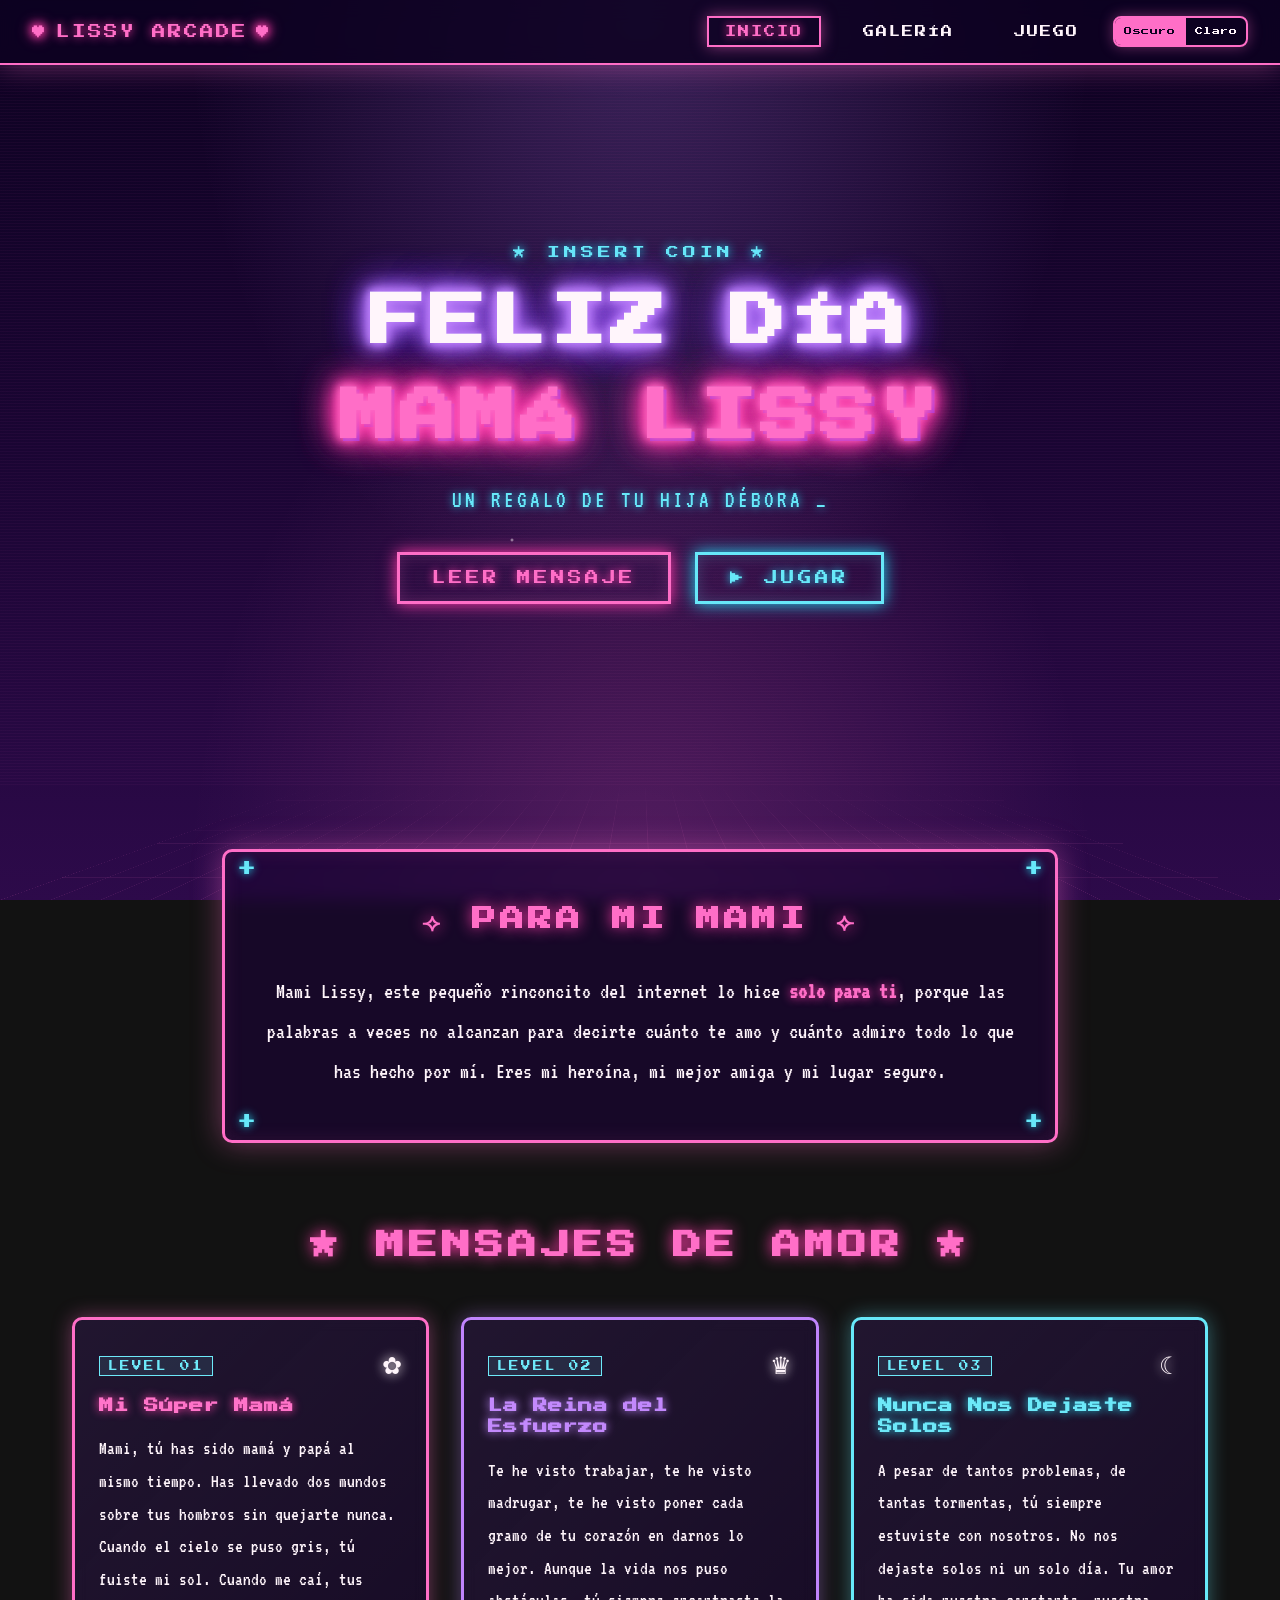
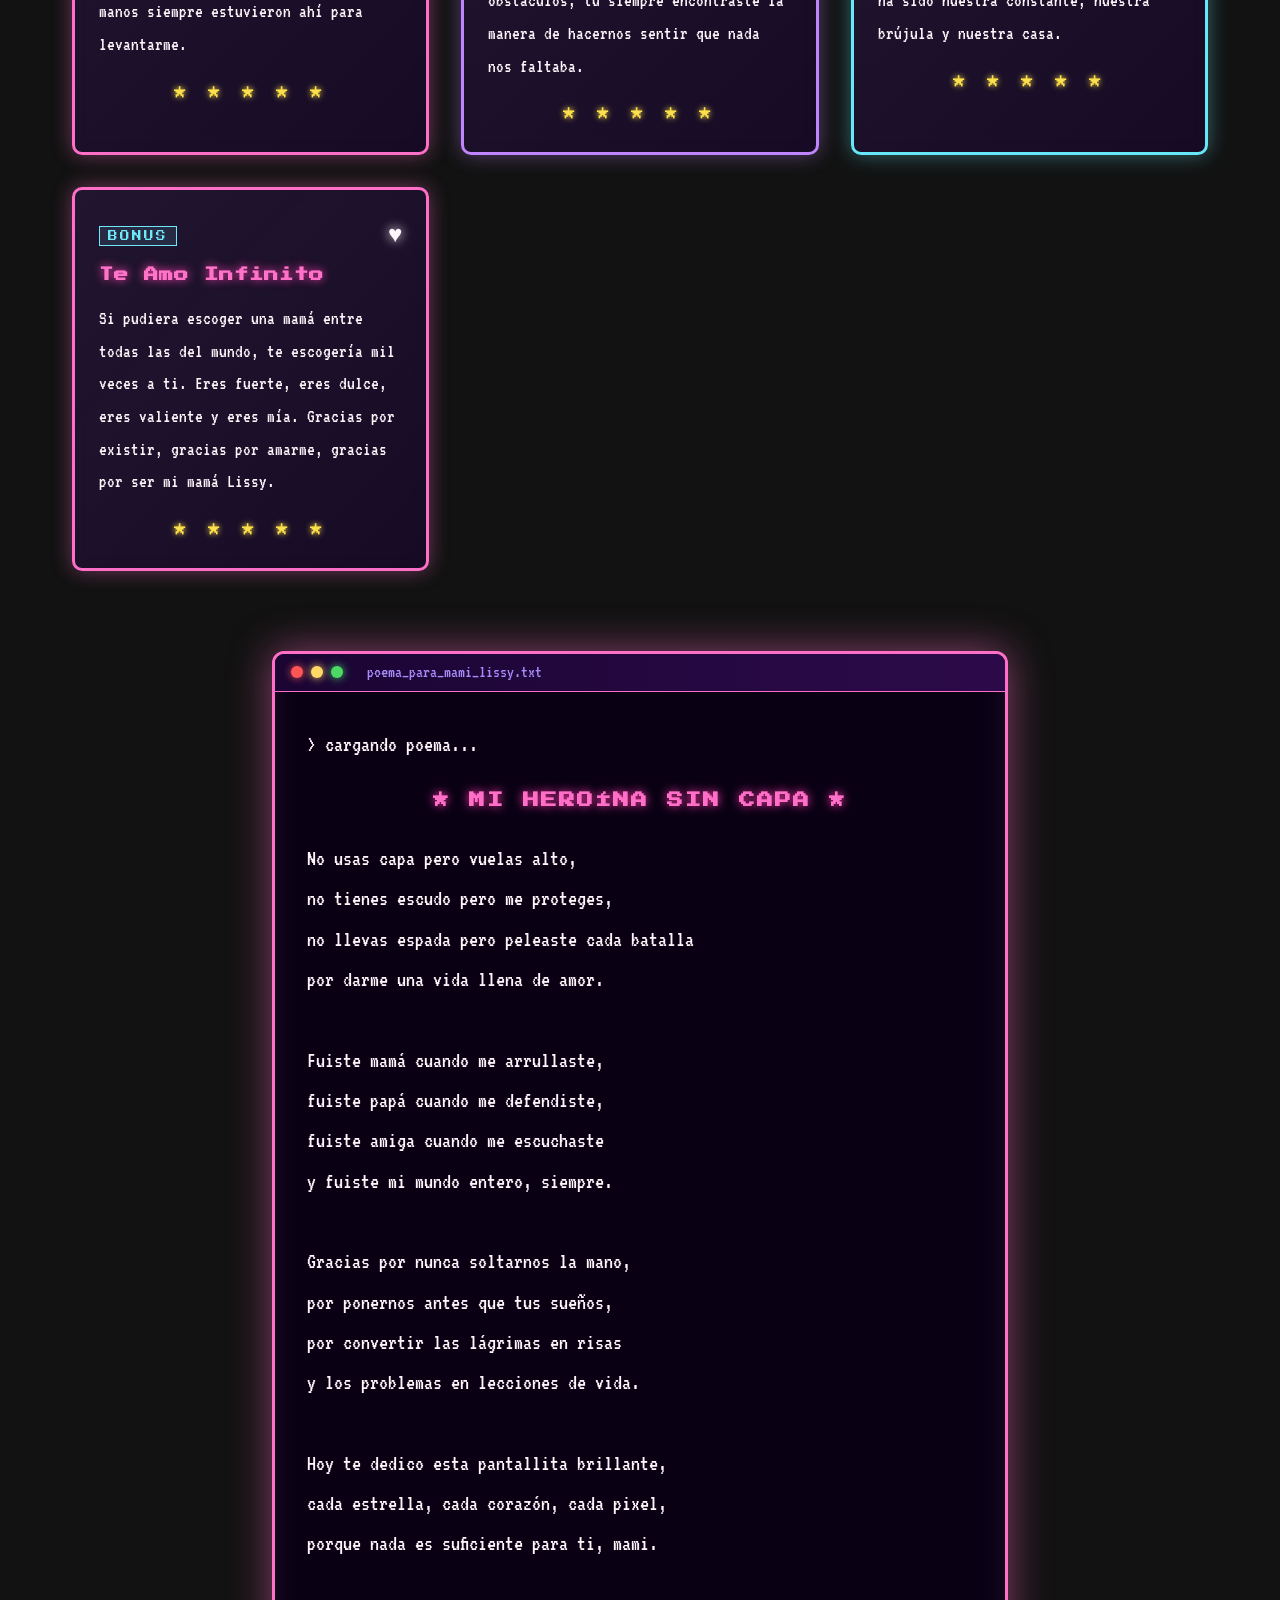
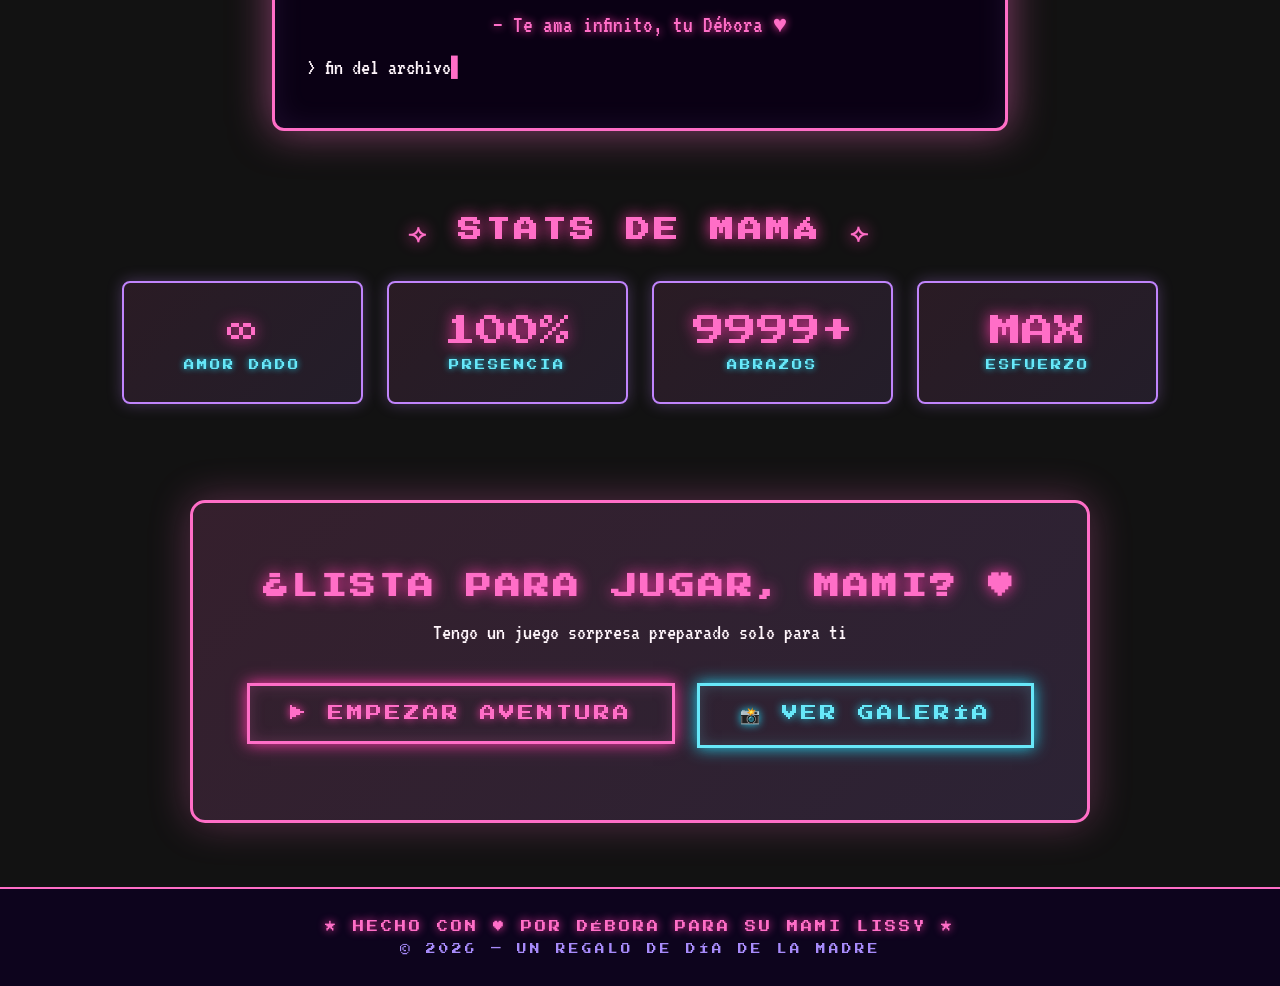
<file: index.html>
<!DOCTYPE html>
<html lang="es" data-theme="dark">
<head>
  <meta charset="UTF-8" />
  <meta name="viewport" content="width=device-width, initial-scale=1.0" />
  <meta name="theme-color" content="#0d0221" id="theme-color-meta" />
  <script>
    (function () {
      try {
        var s = localStorage.getItem('lissy-theme');
        document.documentElement.setAttribute('data-theme', s === 'light' ? 'light' : 'dark');
      } catch (e) {
        document.documentElement.setAttribute('data-theme', 'dark');
      }
    })();
  </script>
  <title>Feliz Día Mamá Lissy ♥ Para mi mami con amor</title>
  <meta name="description" content="Una dedicatoria especial de Débora para su mamá Lissy en el Día de la Madre" />
  <link rel="preconnect" href="https://fonts.googleapis.com" />
  <link rel="preconnect" href="https://fonts.gstatic.com" crossorigin />
  <link href="https://fonts.googleapis.com/css2?family=Press+Start+2P&family=Pacifico&family=VT323&display=swap" rel="stylesheet" />
  <link rel="stylesheet" href="css/styles.css" />
  <link rel="icon" href="data:image/svg+xml,%3Csvg xmlns='http://www.w3.org/2000/svg' viewBox='0 0 100 100'%3E%3Ctext y='.9em' font-size='90'%3E%F0%9F%92%96%3C/text%3E%3C/svg%3E" />
</head>
<body>
  <!-- Fondo animado de estrellas y corazones -->
  <div class="bg-stars"></div>
  <div class="bg-grid"></div>
  <div class="floating-hearts" id="floatingHearts"></div>

  <!-- Barra de navegación arcade -->
  <nav class="arcade-nav">
    <div class="nav-logo">
      <span class="heart-icon">♥</span>
      <span class="logo-text">LISSY ARCADE</span>
      <span class="heart-icon">♥</span>
    </div>
    <div class="nav-right">
      <ul class="nav-links">
        <li><a href="index.html" class="active">INICIO</a></li>
        <li><a href="galeria.html">GALERÍA</a></li>
        <li><a href="juego.html">JUEGO</a></li>
      </ul>
      <div class="theme-switch" role="group" aria-label="Tema de la página">
        <button type="button" class="theme-btn" data-theme-pick="dark" aria-pressed="true">Oscuro</button>
        <button type="button" class="theme-btn" data-theme-pick="light" aria-pressed="false">Claro</button>
      </div>
    </div>
  </nav>

  <!-- Hero principal -->
  <header class="hero">
    <div class="hero-content">
      <p class="hero-pre">★ INSERT COIN ★</p>
      <h1 class="hero-title">
        <span class="glitch" data-text="FELIZ DÍA">FELIZ DÍA</span>
        <span class="glitch pink" data-text="MAMÁ LISSY">MAMÁ LISSY</span>
      </h1>
      <p class="hero-sub">UN REGALO DE TU HIJA DÉBORA <span class="blink">_</span></p>
      <div class="hero-buttons">
        <a href="#mensaje" class="arcade-btn pink">LEER MENSAJE</a>
        <a href="juego.html" class="arcade-btn cyan">▶ JUGAR</a>
      </div>
    </div>
    <div class="scanlines"></div>
  </header>

  <!-- Tarjeta de bienvenida -->
  <section class="welcome-card" id="mensaje">
    <div class="card-frame">
      <div class="card-corners">
        <span class="corner tl">+</span>
        <span class="corner tr">+</span>
        <span class="corner bl">+</span>
        <span class="corner br">+</span>
      </div>
      <h2 class="section-title">⟢ PARA MI MAMI ⟣</h2>
      <p class="welcome-text">
        Mami Lissy, este pequeño rinconcito del internet lo hice
        <span class="hl">solo para ti</span>, porque las palabras a veces no
        alcanzan para decirte cuánto te amo y cuánto admiro todo lo que has
        hecho por mí. Eres mi heroína, mi mejor amiga y mi lugar seguro.
      </p>
    </div>
  </section>

  <!-- Sección de mensajes y poemas -->
  <section class="messages-section">
    <h2 class="section-title big">★ MENSAJES DE AMOR ★</h2>

    <div class="message-grid">
      <article class="message-card neon-pink">
        <div class="card-header">
          <span class="card-tag">LEVEL 01</span>
          <span class="card-icon">✿</span>
        </div>
        <h3>Mi Súper Mamá</h3>
        <p>
          Mami, tú has sido mamá y papá al mismo tiempo. Has llevado dos
          mundos sobre tus hombros sin quejarte nunca. Cuando el cielo se
          puso gris, tú fuiste mi sol. Cuando me caí, tus manos siempre
          estuvieron ahí para levantarme.
        </p>
        <div class="card-stars">★ ★ ★ ★ ★</div>
      </article>

      <article class="message-card neon-purple">
        <div class="card-header">
          <span class="card-tag">LEVEL 02</span>
          <span class="card-icon">♛</span>
        </div>
        <h3>La Reina del Esfuerzo</h3>
        <p>
          Te he visto trabajar, te he visto madrugar, te he visto poner cada
          gramo de tu corazón en darnos lo mejor. Aunque la vida nos puso
          obstáculos, tú siempre encontraste la manera de hacernos sentir
          que nada nos faltaba.
        </p>
        <div class="card-stars">★ ★ ★ ★ ★</div>
      </article>

      <article class="message-card neon-cyan">
        <div class="card-header">
          <span class="card-tag">LEVEL 03</span>
          <span class="card-icon">☾</span>
        </div>
        <h3>Nunca Nos Dejaste Solos</h3>
        <p>
          A pesar de tantos problemas, de tantas tormentas, tú siempre
          estuviste con nosotros. No nos dejaste solos ni un solo día.
          Tu amor ha sido nuestra constante, nuestra brújula y nuestra casa.
        </p>
        <div class="card-stars">★ ★ ★ ★ ★</div>
      </article>

      <article class="message-card neon-pink">
        <div class="card-header">
          <span class="card-tag">BONUS</span>
          <span class="card-icon">♥</span>
        </div>
        <h3>Te Amo Infinito</h3>
        <p>
          Si pudiera escoger una mamá entre todas las del mundo, te
          escogería mil veces a ti. Eres fuerte, eres dulce, eres valiente
          y eres mía. Gracias por existir, gracias por amarme, gracias por
          ser mi mamá Lissy.
        </p>
        <div class="card-stars">★ ★ ★ ★ ★</div>
      </article>
    </div>
  </section>

  <!-- Poema en formato pantalla retro -->
  <section class="poem-section">
    <div class="poem-screen">
      <div class="screen-bar">
        <span class="dot red"></span>
        <span class="dot yellow"></span>
        <span class="dot green"></span>
        <span class="screen-title">poema_para_mami_lissy.txt</span>
      </div>
      <div class="poem-content">
        <p class="poem-line">&gt; cargando poema<span class="dots">...</span></p>
        <h3 class="poem-title">★ MI HEROÍNA SIN CAPA ★</h3>
        <p class="poem-line">No usas capa pero vuelas alto,</p>
        <p class="poem-line">no tienes escudo pero me proteges,</p>
        <p class="poem-line">no llevas espada pero peleaste cada batalla</p>
        <p class="poem-line">por darme una vida llena de amor.</p>
        <p class="poem-line">&nbsp;</p>
        <p class="poem-line">Fuiste mamá cuando me arrullaste,</p>
        <p class="poem-line">fuiste papá cuando me defendiste,</p>
        <p class="poem-line">fuiste amiga cuando me escuchaste</p>
        <p class="poem-line">y fuiste mi mundo entero, siempre.</p>
        <p class="poem-line">&nbsp;</p>
        <p class="poem-line">Gracias por nunca soltarnos la mano,</p>
        <p class="poem-line">por ponernos antes que tus sueños,</p>
        <p class="poem-line">por convertir las lágrimas en risas</p>
        <p class="poem-line">y los problemas en lecciones de vida.</p>
        <p class="poem-line">&nbsp;</p>
        <p class="poem-line">Hoy te dedico esta pantallita brillante,</p>
        <p class="poem-line">cada estrella, cada corazón, cada pixel,</p>
        <p class="poem-line">porque nada es suficiente para ti, mami.</p>
        <p class="poem-line">&nbsp;</p>
        <p class="poem-line center pink">— Te ama infinito, tu Débora ♥</p>
        <p class="poem-line">&gt; fin del archivo<span class="cursor">▌</span></p>
      </div>
    </div>
  </section>

  <!-- Estadísticas tipo arcade -->
  <section class="stats-section">
    <h2 class="section-title">⟢ STATS DE MAMÁ ⟣</h2>
    <div class="stats-grid">
      <div class="stat-card">
        <div class="stat-value">∞</div>
        <div class="stat-label">AMOR DADO</div>
      </div>
      <div class="stat-card">
        <div class="stat-value">100%</div>
        <div class="stat-label">PRESENCIA</div>
      </div>
      <div class="stat-card">
        <div class="stat-value">9999+</div>
        <div class="stat-label">ABRAZOS</div>
      </div>
      <div class="stat-card">
        <div class="stat-value">MAX</div>
        <div class="stat-label">ESFUERZO</div>
      </div>
    </div>
  </section>

  <!-- CTA final -->
  <section class="cta-section">
    <h2 class="cta-title">¿LISTA PARA JUGAR, MAMI? ♥</h2>
    <p class="cta-sub">Tengo un juego sorpresa preparado solo para ti</p>
    <a href="juego.html" class="arcade-btn pink big-btn">▶ EMPEZAR AVENTURA</a>
    <a href="galeria.html" class="arcade-btn cyan big-btn">📸 VER GALERÍA</a>
  </section>

  <footer class="arcade-footer">
    <p>★ HECHO CON ♥ POR DÉBORA PARA SU MAMI LISSY ★</p>
    <p class="footer-sub">© 2026 — UN REGALO DE DÍA DE LA MADRE</p>
  </footer>

  <script src="js/theme.js"></script>
  <script src="js/main.js"></script>
</body>
</html>
</file>
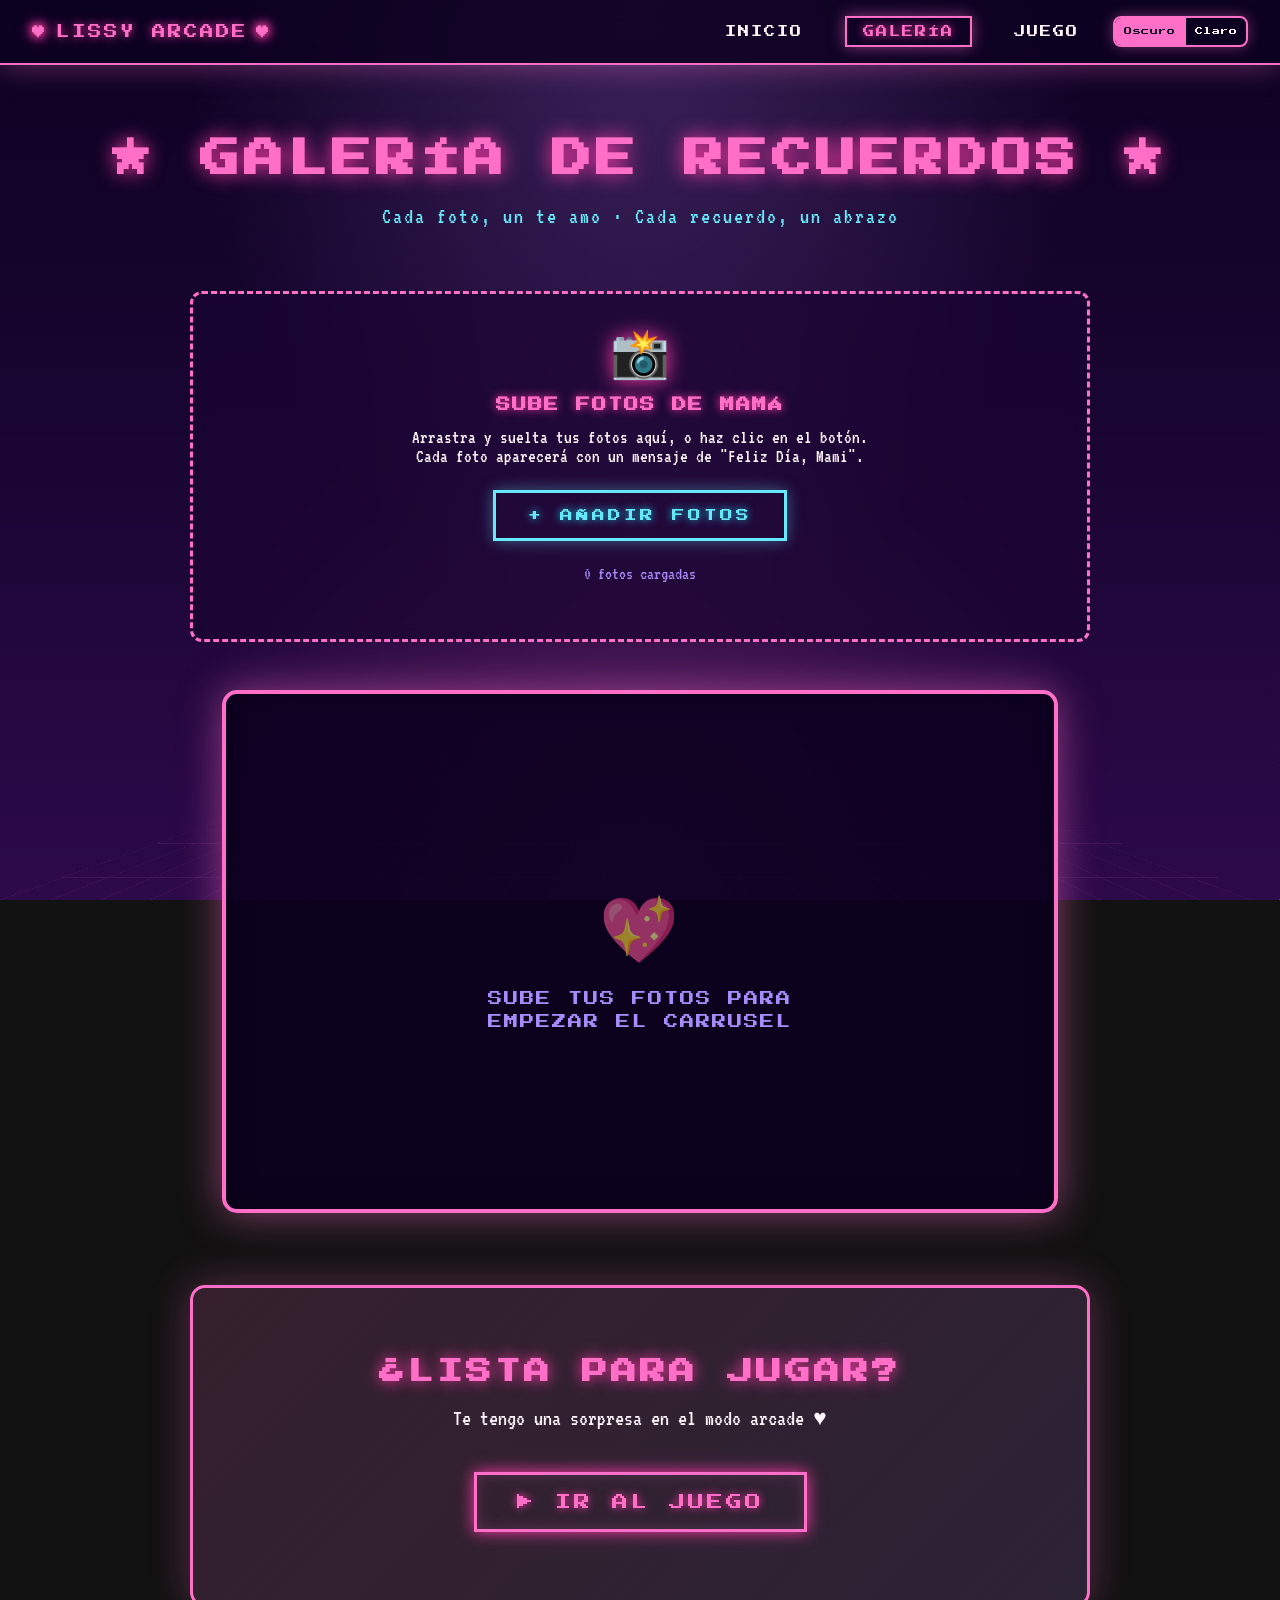
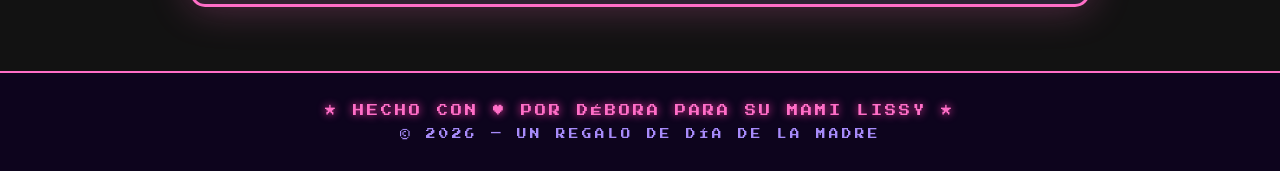
<file: galeria.html>
<!DOCTYPE html>
<html lang="es" data-theme="dark">
<head>
  <meta charset="UTF-8" />
  <meta name="viewport" content="width=device-width, initial-scale=1.0" />
  <meta name="theme-color" content="#0d0221" id="theme-color-meta" />
  <script>
    (function () {
      try {
        var s = localStorage.getItem('lissy-theme');
        document.documentElement.setAttribute('data-theme', s === 'light' ? 'light' : 'dark');
      } catch (e) {
        document.documentElement.setAttribute('data-theme', 'dark');
      }
    })();
  </script>
  <title>Galería ♥ Recuerdos para Mami Lissy</title>
  <link rel="preconnect" href="https://fonts.googleapis.com" />
  <link rel="preconnect" href="https://fonts.gstatic.com" crossorigin />
  <link href="https://fonts.googleapis.com/css2?family=Press+Start+2P&family=Pacifico&family=VT323&display=swap" rel="stylesheet" />
  <link rel="stylesheet" href="css/styles.css" />
  <link rel="icon" href="data:image/svg+xml,%3Csvg xmlns='http://www.w3.org/2000/svg' viewBox='0 0 100 100'%3E%3Ctext y='.9em' font-size='90'%3E%F0%9F%92%96%3C/text%3E%3C/svg%3E" />
</head>
<body>
  <div class="bg-stars"></div>
  <div class="bg-grid"></div>
  <div class="floating-hearts" id="floatingHearts"></div>

  <nav class="arcade-nav">
    <div class="nav-logo">
      <span class="heart-icon">♥</span>
      <span class="logo-text">LISSY ARCADE</span>
      <span class="heart-icon">♥</span>
    </div>
    <div class="nav-right">
      <ul class="nav-links">
        <li><a href="index.html">INICIO</a></li>
        <li><a href="galeria.html" class="active">GALERÍA</a></li>
        <li><a href="juego.html">JUEGO</a></li>
      </ul>
      <div class="theme-switch" role="group" aria-label="Tema de la página">
        <button type="button" class="theme-btn" data-theme-pick="dark" aria-pressed="true">Oscuro</button>
        <button type="button" class="theme-btn" data-theme-pick="light" aria-pressed="false">Claro</button>
      </div>
    </div>
  </nav>

  <header class="gallery-hero">
    <h1>★ GALERÍA DE RECUERDOS ★</h1>
    <p>Cada foto, un te amo · Cada recuerdo, un abrazo</p>
  </header>

  <!-- Sección para subir fotos -->
  <section class="upload-section" id="uploadSection">
    <div class="upload-icon">📸</div>
    <h3>SUBE FOTOS DE MAMÁ</h3>
    <p>Arrastra y suelta tus fotos aquí, o haz clic en el botón.<br />
       Cada foto aparecerá con un mensaje de "Feliz Día, Mami".</p>
    <input type="file" id="photoInput" class="upload-input" accept="image/*" multiple />
    <label for="photoInput" class="upload-btn">+ AÑADIR FOTOS</label>
    <div class="gallery-controls" id="photoCount">0 fotos cargadas</div>
  </section>

  <!-- Carrusel -->
  <section class="carousel-container">
    <div class="carousel" id="carousel">
      <button class="carousel-nav prev" id="prevBtn" aria-label="Anterior">‹</button>
      <button class="carousel-nav next" id="nextBtn" aria-label="Siguiente">›</button>
      <div class="carousel-track" id="carouselTrack">
        <div class="empty-carousel" id="emptyState">
          <div class="empty-icon">💖</div>
          <p>SUBE TUS FOTOS PARA <br/>EMPEZAR EL CARRUSEL</p>
        </div>
      </div>
    </div>
    <div class="carousel-dots" id="carouselDots"></div>
    <div class="gallery-actions">
      <button class="danger-btn" id="clearBtn" style="display: none;">🗑 LIMPIAR GALERÍA</button>
    </div>
  </section>

  <section class="cta-section" style="margin-top: 3rem;">
    <h2 class="cta-title">¿LISTA PARA JUGAR?</h2>
    <p class="cta-sub">Te tengo una sorpresa en el modo arcade ♥</p>
    <a href="juego.html" class="arcade-btn pink big-btn">▶ IR AL JUEGO</a>
  </section>

  <footer class="arcade-footer">
    <p>★ HECHO CON ♥ POR DÉBORA PARA SU MAMI LISSY ★</p>
    <p class="footer-sub">© 2026 — UN REGALO DE DÍA DE LA MADRE</p>
  </footer>

  <script src="js/theme.js"></script>
  <script src="js/main.js"></script>
  <script src="js/galeria.js"></script>
</body>
</html>
</file>
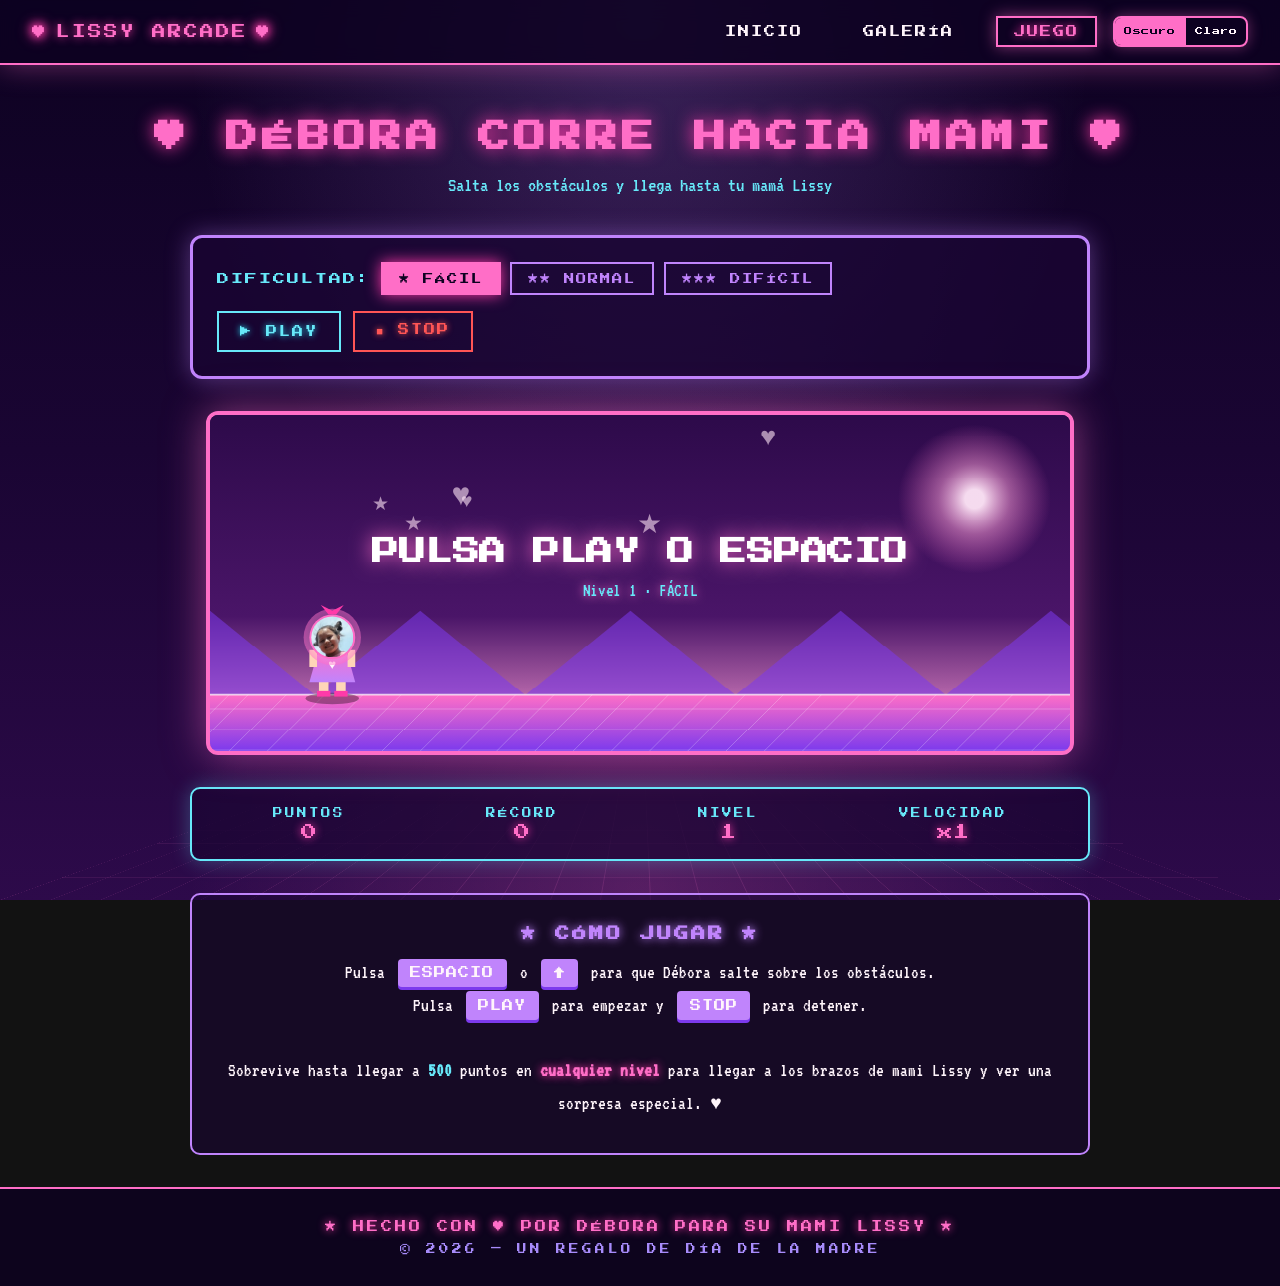
<file: juego.html>
<!DOCTYPE html>
<html lang="es" data-theme="dark">
<head>
  <meta charset="UTF-8" />
  <meta name="viewport" content="width=device-width, initial-scale=1.0" />
  <meta name="theme-color" content="#0d0221" id="theme-color-meta" />
  <script>
    (function () {
      try {
        var s = localStorage.getItem('lissy-theme');
        document.documentElement.setAttribute('data-theme', s === 'light' ? 'light' : 'dark');
      } catch (e) {
        document.documentElement.setAttribute('data-theme', 'dark');
      }
    })();
  </script>
  <title>Juego ♥ Débora corre hacia mami Lissy</title>
  <link rel="preconnect" href="https://fonts.googleapis.com" />
  <link rel="preconnect" href="https://fonts.gstatic.com" crossorigin />
  <link href="https://fonts.googleapis.com/css2?family=Press+Start+2P&family=Pacifico&family=VT323&display=swap" rel="stylesheet" />
  <link rel="stylesheet" href="css/styles.css" />
  <link rel="icon" href="data:image/svg+xml,%3Csvg xmlns='http://www.w3.org/2000/svg' viewBox='0 0 100 100'%3E%3Ctext y='.9em' font-size='90'%3E%F0%9F%92%96%3C/text%3E%3C/svg%3E" />
</head>
<body>
  <div class="bg-stars"></div>
  <div class="bg-grid"></div>
  <div class="floating-hearts" id="floatingHearts"></div>

  <nav class="arcade-nav">
    <div class="nav-logo">
      <span class="heart-icon">♥</span>
      <span class="logo-text">LISSY ARCADE</span>
      <span class="heart-icon">♥</span>
    </div>
    <div class="nav-right">
      <ul class="nav-links">
        <li><a href="index.html">INICIO</a></li>
        <li><a href="galeria.html">GALERÍA</a></li>
        <li><a href="juego.html" class="active">JUEGO</a></li>
      </ul>
      <div class="theme-switch" role="group" aria-label="Tema de la página">
        <button type="button" class="theme-btn" data-theme-pick="dark" aria-pressed="true">Oscuro</button>
        <button type="button" class="theme-btn" data-theme-pick="light" aria-pressed="false">Claro</button>
      </div>
    </div>
  </nav>

  <header class="game-hero">
    <h1>♥ DÉBORA CORRE HACIA MAMI ♥</h1>
    <p>Salta los obstáculos y llega hasta tu mamá Lissy</p>
  </header>

  <!-- Imágenes ocultas para el juego -->
  <img id="imgDebora" src="assets/debora.jpg" alt="" style="display:none" />
  <img id="imgLissy" src="assets/lissy.jpg" alt="" style="display:none" />

  <!-- Barra de control -->
  <section class="game-controls-bar">
    <div class="difficulty-selector">
      <span class="difficulty-label">DIFICULTAD:</span>
      <button class="diff-btn active" data-level="1">★ FÁCIL</button>
      <button class="diff-btn" data-level="2">★★ NORMAL</button>
      <button class="diff-btn" data-level="3">★★★ DIFÍCIL</button>
    </div>
    <div class="game-buttons">
      <button class="game-btn play" id="playBtn">▶ PLAY</button>
      <button class="game-btn stop" id="stopBtn">■ STOP</button>
    </div>
  </section>

  <!-- Canvas del juego -->
  <section class="game-stage">
    <canvas id="gameCanvas" width="900" height="360"></canvas>
    <div class="game-overlay" id="gameOverlay">
      <div id="overlayContent"></div>
    </div>
  </section>

  <!-- Info en vivo -->
  <section class="game-info">
    <div class="info-item">
      <div class="info-label">PUNTOS</div>
      <div class="info-value" id="scoreVal">0</div>
    </div>
    <div class="info-item">
      <div class="info-label">RÉCORD</div>
      <div class="info-value" id="bestVal">0</div>
    </div>
    <div class="info-item">
      <div class="info-label">NIVEL</div>
      <div class="info-value" id="levelVal">1</div>
    </div>
    <div class="info-item">
      <div class="info-label">VELOCIDAD</div>
      <div class="info-value" id="speedVal">x1</div>
    </div>
  </section>

  <!-- Instrucciones -->
  <section class="instructions">
    <h3>★ CÓMO JUGAR ★</h3>
    <p>
      Pulsa <span class="key">ESPACIO</span> o <span class="key">↑</span>
      para que Débora salte sobre los obstáculos.<br />
      Pulsa <span class="key">PLAY</span> para empezar y
      <span class="key">STOP</span> para detener.<br /><br />
      Sobrevive hasta llegar a <strong style="color: var(--cyan);">500</strong> puntos
      en <strong style="color: var(--pink); text-shadow: 0 0 8px var(--pink-glow);">cualquier nivel</strong>
      para llegar a los brazos de mami Lissy y ver una sorpresa especial. ♥
    </p>
  </section>

  <footer class="arcade-footer">
    <p>★ HECHO CON ♥ POR DÉBORA PARA SU MAMI LISSY ★</p>
    <p class="footer-sub">© 2026 — UN REGALO DE DÍA DE LA MADRE</p>
  </footer>

  <script src="js/theme.js"></script>
  <script src="js/main.js"></script>
  <script src="js/juego.js"></script>
</body>
</html>
</file>
<file: css/styles.css>
/* =============================================
   FELIZ DÍA MAMÁ LISSY - Arcade Femenino
   Paleta: Rosa neón, Morado, Cyan, Lila pastel
   ============================================= */

:root {
  color-scheme: dark;
  --pink: #ff6ec7;
  --pink-glow: #ff3aa9;
  --pink-soft: #ffb3e6;
  --purple: #c084fc;
  --purple-deep: #7c3aed;
  --cyan: #67e8f9;
  --cyan-glow: #22d3ee;
  --yellow: #fde047;
  --bg: #0d0221;
  --bg-2: #1a0533;
  --bg-3: #2d0a4a;
  --white: #fff5fb;
  --gray: #a78bfa;

  /* Superficies y fondos (tema oscuro por defecto) */
  --surface: rgba(26, 5, 51, 0.7);
  --surface-mid: rgba(26, 5, 51, 0.6);
  --surface-strong: rgba(26, 5, 51, 0.8);
  --nav-bg: rgba(13, 2, 33, 0.85);
  --footer-bg: rgba(13, 2, 33, 0.8);
  --poem-body-bg: #0a0014;
  --carousel-outer: rgba(13, 2, 33, 0.9);
  --slide-overlay-grad: linear-gradient(to top, rgba(13, 2, 33, 0.95), transparent);
  --empty-carousel-bg: rgba(13, 2, 33, 0.7);
  --game-overlay-bg: rgba(13, 2, 33, 0.92);
  --body-radial-1: rgba(192, 132, 252, 0.25);
  --body-radial-2: rgba(255, 110, 199, 0.2);
  --nav-shadow-pink: rgba(255, 110, 199, 0.4);
  --grid-line: rgba(255, 110, 199, 0.15);
  --stars-opacity: 0.7;
  --carousel-inset: rgba(0, 0, 0, 0.3);
  --canvas-inset: rgba(0, 0, 0, 0.3);
  --card-shine: rgba(255, 255, 255, 0.05);
  --cta-grad-1: rgba(255, 110, 199, 0.15);
  --cta-grad-2: rgba(192, 132, 252, 0.15);
  --upload-drag-bg: rgba(103, 232, 249, 0.1);
  --carousel-nav-bg: rgba(13, 2, 33, 0.75);
  --canvas-grad-1: #2d0a4a;
  --canvas-grad-2: #4a1568;
  --canvas-grad-3: #ff6ec7;

  --font-pixel: "Press Start 2P", "Courier New", monospace;
  --font-mono: "VT323", "Courier New", monospace;
  --font-script: "Pacifico", cursive;
}

/* Modo claro: mejor contraste en móvil, menos brillo agresivo */
[data-theme="light"] {
  color-scheme: light;
  --pink: #db2777;
  --pink-glow: #be185d;
  --pink-soft: #fce7f3;
  --purple: #9333ea;
  --purple-deep: #6b21a8;
  --cyan: #0e7490;
  --cyan-glow: #0891b2;
  --yellow: #b45309;
  --bg: #faf5ff;
  --bg-2: #f3e8ff;
  --bg-3: #ede9fe;
  --white: #1e1033;
  --gray: #6b21a8;

  --surface: rgba(255, 255, 255, 0.92);
  --surface-mid: rgba(255, 255, 255, 0.88);
  --surface-strong: rgba(255, 255, 255, 0.95);
  --nav-bg: rgba(255, 255, 255, 0.96);
  --footer-bg: rgba(250, 245, 255, 0.98);
  --poem-body-bg: #fdf8ff;
  --carousel-outer: rgba(255, 255, 255, 0.98);
  --slide-overlay-grad: linear-gradient(to top, rgba(250, 245, 255, 0.98), transparent);
  --empty-carousel-bg: rgba(255, 255, 255, 0.95);
  --game-overlay-bg: rgba(255, 252, 254, 0.97);
  --body-radial-1: rgba(192, 132, 252, 0.2);
  --body-radial-2: rgba(236, 72, 153, 0.12);
  --nav-shadow-pink: rgba(219, 39, 119, 0.22);
  --grid-line: rgba(147, 51, 234, 0.14);
  --stars-opacity: 0.28;
  --carousel-inset: rgba(107, 33, 168, 0.06);
  --canvas-inset: rgba(107, 33, 168, 0.08);
  --card-shine: rgba(255, 255, 255, 0.5);
  --cta-grad-1: rgba(219, 39, 119, 0.08);
  --cta-grad-2: rgba(147, 51, 234, 0.08);
  --upload-drag-bg: rgba(8, 145, 178, 0.12);
  --carousel-nav-bg: rgba(255, 255, 255, 0.94);
  --canvas-grad-1: #e9d5ff;
  --canvas-grad-2: #c4b5fd;
  --canvas-grad-3: #f9a8d4;
}

* {
  margin: 0;
  padding: 0;
  box-sizing: border-box;
}

html {
  scroll-behavior: smooth;
}

body {
  font-family: var(--font-mono);
  background: var(--bg);
  color: var(--white);
  min-height: 100vh;
  overflow-x: hidden;
  position: relative;
  background:
    radial-gradient(ellipse at top, var(--body-radial-1) 0%, transparent 50%),
    radial-gradient(ellipse at bottom, var(--body-radial-2) 0%, transparent 50%),
    linear-gradient(180deg, var(--bg) 0%, var(--bg-2) 50%, var(--bg-3) 100%);
  background-attachment: fixed;
  transition: background 0.35s ease, color 0.25s ease;
}

/* ========== FONDO ANIMADO ========== */
.bg-stars {
  position: fixed;
  inset: 0;
  z-index: -2;
  background-image:
    radial-gradient(2px 2px at 20% 30%, white, transparent),
    radial-gradient(1px 1px at 60% 70%, var(--pink-soft), transparent),
    radial-gradient(2px 2px at 80% 10%, var(--cyan), transparent),
    radial-gradient(1px 1px at 50% 50%, white, transparent),
    radial-gradient(1.5px 1.5px at 90% 60%, var(--purple), transparent),
    radial-gradient(1px 1px at 30% 80%, white, transparent),
    radial-gradient(2px 2px at 10% 60%, var(--pink-soft), transparent);
  background-size: 200% 200%;
  animation: starsMove 60s linear infinite;
  opacity: var(--stars-opacity);
}

@keyframes starsMove {
  0% { background-position: 0 0; }
  100% { background-position: 200% 200%; }
}

.bg-grid {
  position: fixed;
  bottom: 0;
  left: 0;
  right: 0;
  height: 50vh;
  z-index: -1;
  background-image:
    linear-gradient(var(--grid-line) 1px, transparent 1px),
    linear-gradient(90deg, var(--grid-line) 1px, transparent 1px);
  background-size: 50px 50px;
  transform: perspective(400px) rotateX(60deg);
  transform-origin: bottom;
  mask-image: linear-gradient(to top, black 0%, transparent 100%);
  -webkit-mask-image: linear-gradient(to top, black 0%, transparent 100%);
  animation: gridMove 8s linear infinite;
  pointer-events: none;
}

@keyframes gridMove {
  0% { background-position: 0 0; }
  100% { background-position: 0 50px; }
}

/* Corazones flotantes */
.floating-hearts {
  position: fixed;
  inset: 0;
  z-index: -1;
  pointer-events: none;
  overflow: hidden;
}

.floating-heart {
  position: absolute;
  font-size: 1.5rem;
  color: var(--pink);
  animation: floatHeart linear infinite;
  opacity: 0;
  filter: drop-shadow(0 0 8px var(--pink-glow));
}

@keyframes floatHeart {
  0% {
    transform: translateY(100vh) scale(0.5);
    opacity: 0;
  }
  10% {
    opacity: 1;
  }
  90% {
    opacity: 1;
  }
  100% {
    transform: translateY(-10vh) scale(1.2);
    opacity: 0;
  }
}

/* ========== NAVEGACIÓN ========== */
.arcade-nav {
  position: sticky;
  top: 0;
  z-index: 100;
  display: flex;
  justify-content: space-between;
  align-items: center;
  padding: 1rem 2rem;
  background: var(--nav-bg);
  backdrop-filter: blur(10px);
  border-bottom: 2px solid var(--pink);
  box-shadow: 0 0 30px var(--nav-shadow-pink);
}

.nav-right {
  display: flex;
  align-items: center;
  gap: 1rem;
  flex-wrap: wrap;
  justify-content: flex-end;
}

/* Selector de tema (Oscuro / Claro) */
.theme-switch {
  display: inline-flex;
  align-items: stretch;
  border: 2px solid var(--pink);
  border-radius: 8px;
  overflow: hidden;
  box-shadow: 0 0 14px var(--nav-shadow-pink);
}

.theme-btn {
  font-family: var(--font-pixel);
  font-size: 0.5rem;
  padding: 0.5rem 0.55rem;
  border: none;
  background: transparent;
  color: var(--white);
  cursor: pointer;
  letter-spacing: 0.5px;
  line-height: 1.4;
  transition: background 0.2s ease, color 0.2s ease;
}

.theme-btn + .theme-btn {
  border-left: 2px solid var(--pink);
}

.theme-btn:hover {
  filter: brightness(1.08);
}

.theme-btn.is-active {
  background: var(--pink);
  color: var(--bg);
  text-shadow: none;
}

[data-theme="light"] .theme-btn:not(.is-active) {
  color: var(--gray);
}

.nav-logo {
  display: flex;
  align-items: center;
  gap: 0.5rem;
  font-family: var(--font-pixel);
  font-size: 0.85rem;
  color: var(--pink);
  text-shadow: 0 0 10px var(--pink-glow);
  letter-spacing: 2px;
}

.heart-icon {
  color: var(--pink);
  animation: pulse 1.5s ease-in-out infinite;
  filter: drop-shadow(0 0 6px var(--pink-glow));
}

@keyframes pulse {
  0%, 100% { transform: scale(1); }
  50% { transform: scale(1.2); }
}

.nav-links {
  display: flex;
  list-style: none;
  gap: 1.5rem;
}

.nav-links a {
  font-family: var(--font-pixel);
  font-size: 0.7rem;
  color: var(--white);
  text-decoration: none;
  padding: 0.5rem 1rem;
  border: 2px solid transparent;
  transition: all 0.3s ease;
  letter-spacing: 2px;
}

.nav-links a:hover,
.nav-links a.active {
  color: var(--pink);
  border-color: var(--pink);
  text-shadow: 0 0 8px var(--pink-glow);
  box-shadow: 0 0 15px rgba(255, 110, 199, 0.5);
  transform: translateY(-2px);
}

/* ========== HERO ========== */
.hero {
  position: relative;
  min-height: 80vh;
  display: flex;
  align-items: center;
  justify-content: center;
  padding: 4rem 2rem;
  overflow: hidden;
}

.hero-content {
  text-align: center;
  z-index: 2;
  position: relative;
}

.hero-pre {
  font-family: var(--font-pixel);
  font-size: 0.8rem;
  color: var(--cyan);
  letter-spacing: 4px;
  margin-bottom: 1.5rem;
  animation: blink 1s steps(2) infinite;
  text-shadow: 0 0 10px var(--cyan-glow);
}

.hero-title {
  font-family: var(--font-pixel);
  font-size: clamp(1.5rem, 5vw, 3.5rem);
  line-height: 1.4;
  display: flex;
  flex-direction: column;
  gap: 1rem;
  margin-bottom: 2rem;
}

.glitch {
  position: relative;
  color: var(--white);
  text-shadow:
    0 0 10px var(--purple),
    0 0 20px var(--purple),
    0 0 40px var(--purple-deep);
  letter-spacing: 4px;
}

.glitch.pink {
  color: var(--pink);
  text-shadow:
    0 0 10px var(--pink),
    0 0 20px var(--pink-glow),
    0 0 40px var(--pink-glow),
    3px 3px 0 var(--purple-deep);
}

.glitch::before,
.glitch::after {
  content: attr(data-text);
  position: absolute;
  top: 0;
  left: 0;
  width: 100%;
  opacity: 0.7;
}

.glitch::before {
  color: var(--cyan);
  z-index: -1;
  animation: glitchA 3s infinite;
}

.glitch::after {
  color: var(--pink);
  z-index: -2;
  animation: glitchB 3s infinite;
}

@keyframes glitchA {
  0%, 100% { transform: translate(0); }
  20% { transform: translate(-3px, 2px); }
  40% { transform: translate(3px, -2px); }
  60% { transform: translate(-2px, -2px); }
  80% { transform: translate(2px, 2px); }
}

@keyframes glitchB {
  0%, 100% { transform: translate(0); }
  20% { transform: translate(3px, -2px); }
  40% { transform: translate(-3px, 2px); }
  60% { transform: translate(2px, 2px); }
  80% { transform: translate(-2px, -2px); }
}

.hero-sub {
  font-family: var(--font-mono);
  font-size: 1.5rem;
  color: var(--cyan);
  letter-spacing: 3px;
  margin-bottom: 2.5rem;
  text-shadow: 0 0 8px var(--cyan-glow);
}

.blink {
  animation: blink 1s steps(2) infinite;
}

@keyframes blink {
  50% { opacity: 0; }
}

.hero-buttons {
  display: flex;
  gap: 1.5rem;
  justify-content: center;
  flex-wrap: wrap;
}

/* ========== BOTONES ARCADE ========== */
.arcade-btn {
  display: inline-block;
  font-family: var(--font-pixel);
  font-size: 0.85rem;
  text-decoration: none;
  padding: 1rem 2rem;
  border: 3px solid;
  background: transparent;
  color: var(--white);
  letter-spacing: 3px;
  cursor: pointer;
  position: relative;
  transition: all 0.2s ease;
  text-transform: uppercase;
}

.arcade-btn.pink {
  border-color: var(--pink);
  color: var(--pink);
  box-shadow:
    0 0 15px var(--pink-glow),
    inset 0 0 15px rgba(255, 110, 199, 0.2);
  text-shadow: 0 0 8px var(--pink-glow);
}

.arcade-btn.pink:hover {
  background: var(--pink);
  color: var(--bg);
  text-shadow: none;
  box-shadow:
    0 0 30px var(--pink-glow),
    0 0 50px var(--pink-glow);
  transform: translateY(-3px) scale(1.05);
}

.arcade-btn.cyan {
  border-color: var(--cyan);
  color: var(--cyan);
  box-shadow:
    0 0 15px var(--cyan-glow),
    inset 0 0 15px rgba(103, 232, 249, 0.2);
  text-shadow: 0 0 8px var(--cyan-glow);
}

.arcade-btn.cyan:hover {
  background: var(--cyan);
  color: var(--bg);
  text-shadow: none;
  box-shadow:
    0 0 30px var(--cyan-glow),
    0 0 50px var(--cyan-glow);
  transform: translateY(-3px) scale(1.05);
}

.arcade-btn.purple {
  border-color: var(--purple);
  color: var(--purple);
  box-shadow:
    0 0 15px var(--purple),
    inset 0 0 15px rgba(192, 132, 252, 0.2);
  text-shadow: 0 0 8px var(--purple);
}

.arcade-btn.purple:hover {
  background: var(--purple);
  color: var(--bg);
  text-shadow: none;
  box-shadow: 0 0 30px var(--purple), 0 0 50px var(--purple);
  transform: translateY(-3px) scale(1.05);
}

.big-btn {
  font-size: 1rem;
  padding: 1.2rem 2.5rem;
  margin: 0.5rem;
}

/* Scanlines retro */
.scanlines {
  position: absolute;
  inset: 0;
  pointer-events: none;
  background: repeating-linear-gradient(
    0deg,
    rgba(255, 110, 199, 0.04) 0px,
    rgba(255, 110, 199, 0.04) 1px,
    transparent 1px,
    transparent 3px
  );
  z-index: 1;
}

/* ========== TARJETA DE BIENVENIDA ========== */
.welcome-card {
  max-width: 900px;
  margin: 4rem auto;
  padding: 0 2rem;
}

.card-frame {
  position: relative;
  background: var(--surface);
  border: 3px solid var(--pink);
  border-radius: 10px;
  padding: 3rem 2rem;
  box-shadow:
    0 0 30px rgba(255, 110, 199, 0.4),
    inset 0 0 20px rgba(255, 110, 199, 0.1);
  backdrop-filter: blur(8px);
}

.card-corners .corner {
  position: absolute;
  font-family: var(--font-pixel);
  font-size: 1.2rem;
  color: var(--cyan);
  text-shadow: 0 0 8px var(--cyan-glow);
}

.card-corners .tl { top: 8px; left: 12px; }
.card-corners .tr { top: 8px; right: 12px; }
.card-corners .bl { bottom: 8px; left: 12px; }
.card-corners .br { bottom: 8px; right: 12px; }

.section-title {
  font-family: var(--font-pixel);
  font-size: clamp(1rem, 2.5vw, 1.5rem);
  text-align: center;
  color: var(--pink);
  text-shadow: 0 0 15px var(--pink-glow);
  letter-spacing: 4px;
  margin-bottom: 2rem;
  line-height: 1.6;
}

.section-title.big {
  font-size: clamp(1.2rem, 3vw, 1.8rem);
  margin-bottom: 3rem;
}

.welcome-text {
  font-family: var(--font-mono);
  font-size: 1.4rem;
  line-height: 1.8;
  color: var(--white);
  text-align: center;
}

.hl {
  color: var(--pink);
  text-shadow: 0 0 10px var(--pink-glow);
  font-weight: bold;
}

/* ========== MENSAJES GRID ========== */
.messages-section {
  max-width: 1200px;
  margin: 5rem auto;
  padding: 0 2rem;
}

.message-grid {
  display: grid;
  grid-template-columns: repeat(auto-fit, minmax(280px, 1fr));
  gap: 2rem;
}

.message-card {
  background: var(--surface-mid);
  border: 3px solid;
  border-radius: 10px;
  padding: 2rem 1.5rem;
  position: relative;
  backdrop-filter: blur(8px);
  transition: all 0.3s ease;
  overflow: hidden;
}

.message-card::before {
  content: "";
  position: absolute;
  inset: 0;
  background: linear-gradient(135deg, var(--card-shine), transparent);
  pointer-events: none;
}

.message-card:hover {
  transform: translateY(-8px);
}

.message-card.neon-pink {
  border-color: var(--pink);
  box-shadow: 0 0 20px rgba(255, 110, 199, 0.4);
}

.message-card.neon-pink:hover {
  box-shadow: 0 0 40px var(--pink-glow);
}

.message-card.neon-purple {
  border-color: var(--purple);
  box-shadow: 0 0 20px rgba(192, 132, 252, 0.4);
}

.message-card.neon-purple:hover {
  box-shadow: 0 0 40px var(--purple);
}

.message-card.neon-cyan {
  border-color: var(--cyan);
  box-shadow: 0 0 20px rgba(103, 232, 249, 0.4);
}

.message-card.neon-cyan:hover {
  box-shadow: 0 0 40px var(--cyan-glow);
}

.card-header {
  display: flex;
  justify-content: space-between;
  align-items: center;
  margin-bottom: 1rem;
}

.card-tag {
  font-family: var(--font-pixel);
  font-size: 0.6rem;
  color: var(--cyan);
  letter-spacing: 2px;
  padding: 4px 8px;
  border: 1px solid var(--cyan);
  background: rgba(103, 232, 249, 0.1);
}

.card-icon {
  font-size: 1.5rem;
  filter: drop-shadow(0 0 6px currentColor);
}

.message-card h3 {
  font-family: var(--font-pixel);
  font-size: 0.9rem;
  margin-bottom: 1rem;
  color: var(--white);
  letter-spacing: 1px;
  line-height: 1.5;
}

.neon-pink h3 { color: var(--pink); text-shadow: 0 0 10px var(--pink-glow); }
.neon-purple h3 { color: var(--purple); text-shadow: 0 0 10px var(--purple); }
.neon-cyan h3 { color: var(--cyan); text-shadow: 0 0 10px var(--cyan-glow); }

.message-card p {
  font-family: var(--font-mono);
  font-size: 1.2rem;
  line-height: 1.7;
  color: var(--white);
  margin-bottom: 1.5rem;
}

.card-stars {
  font-family: var(--font-pixel);
  font-size: 0.8rem;
  text-align: center;
  letter-spacing: 4px;
  color: var(--yellow);
  text-shadow: 0 0 6px var(--yellow);
}

/* ========== POEMA SECTION ========== */
.poem-section {
  max-width: 800px;
  margin: 5rem auto;
  padding: 0 2rem;
}

.poem-screen {
  background: var(--poem-body-bg);
  border: 3px solid var(--pink);
  border-radius: 12px;
  overflow: hidden;
  box-shadow:
    0 0 40px rgba(255, 110, 199, 0.5),
    inset 0 0 30px rgba(192, 132, 252, 0.1);
}

.screen-bar {
  background: linear-gradient(90deg, var(--bg-2), var(--bg-3));
  padding: 0.6rem 1rem;
  display: flex;
  align-items: center;
  gap: 0.5rem;
  border-bottom: 1px solid var(--pink);
}

.dot {
  width: 12px;
  height: 12px;
  border-radius: 50%;
  display: inline-block;
}

.dot.red { background: #ff5555; box-shadow: 0 0 8px #ff5555; }
.dot.yellow { background: #ffd866; box-shadow: 0 0 8px #ffd866; }
.dot.green { background: #4cd964; box-shadow: 0 0 8px #4cd964; }

.screen-title {
  margin-left: 1rem;
  font-family: var(--font-mono);
  font-size: 1.1rem;
  color: var(--gray);
}

.poem-content {
  padding: 2rem 2rem 2.5rem;
  font-family: var(--font-mono);
  font-size: 1.4rem;
  line-height: 1.8;
  color: var(--cyan);
}

.poem-line {
  color: var(--white);
}

.poem-line.center { text-align: center; }
.poem-line.pink {
  color: var(--pink);
  text-shadow: 0 0 8px var(--pink-glow);
  font-size: 1.5rem;
}

.poem-title {
  font-family: var(--font-pixel);
  font-size: 1rem;
  color: var(--pink);
  text-shadow: 0 0 10px var(--pink-glow);
  text-align: center;
  margin: 1.5rem 0;
  letter-spacing: 2px;
  line-height: 1.6;
}

.dots {
  animation: blink 1.2s steps(2) infinite;
}

.cursor {
  display: inline-block;
  color: var(--pink);
  animation: blink 1s steps(2) infinite;
}

/* ========== STATS ========== */
.stats-section {
  max-width: 1100px;
  margin: 5rem auto;
  padding: 0 2rem;
}

.stats-grid {
  display: grid;
  grid-template-columns: repeat(auto-fit, minmax(180px, 1fr));
  gap: 1.5rem;
}

.stat-card {
  background: linear-gradient(135deg, rgba(255, 110, 199, 0.1), rgba(192, 132, 252, 0.1));
  border: 2px solid var(--purple);
  border-radius: 8px;
  padding: 2rem 1rem;
  text-align: center;
  box-shadow: 0 0 15px rgba(192, 132, 252, 0.3);
  transition: all 0.3s ease;
}

.stat-card:hover {
  transform: scale(1.05);
  border-color: var(--pink);
  box-shadow: 0 0 30px var(--pink-glow);
}

.stat-value {
  font-family: var(--font-pixel);
  font-size: 2rem;
  color: var(--pink);
  text-shadow: 0 0 15px var(--pink-glow);
  margin-bottom: 0.8rem;
}

.stat-label {
  font-family: var(--font-pixel);
  font-size: 0.65rem;
  color: var(--cyan);
  letter-spacing: 3px;
  text-shadow: 0 0 6px var(--cyan-glow);
}

/* ========== CTA ========== */
.cta-section {
  text-align: center;
  margin: 6rem auto 4rem;
  padding: 4rem 2rem;
  max-width: 900px;
  background: linear-gradient(135deg, var(--cta-grad-1), var(--cta-grad-2));
  border: 3px solid var(--pink);
  border-radius: 15px;
  box-shadow: 0 0 40px rgba(255, 110, 199, 0.3);
}

.cta-title {
  font-family: var(--font-pixel);
  font-size: clamp(1rem, 3vw, 1.6rem);
  color: var(--pink);
  text-shadow: 0 0 15px var(--pink-glow);
  letter-spacing: 3px;
  margin-bottom: 1rem;
  line-height: 1.5;
}

.cta-sub {
  font-family: var(--font-mono);
  font-size: 1.4rem;
  color: var(--white);
  margin-bottom: 2rem;
}

/* ========== FOOTER ========== */
.arcade-footer {
  text-align: center;
  padding: 2rem;
  border-top: 2px solid var(--pink);
  background: var(--footer-bg);
  font-family: var(--font-pixel);
  font-size: 0.7rem;
  color: var(--pink);
  letter-spacing: 3px;
  text-shadow: 0 0 8px var(--pink-glow);
}

.footer-sub {
  margin-top: 0.8rem;
  color: var(--gray);
  text-shadow: none;
  font-size: 0.6rem;
}

/* ========== GALERÍA ========== */
.gallery-hero {
  text-align: center;
  padding: 4rem 2rem 2rem;
}

.gallery-hero h1 {
  font-family: var(--font-pixel);
  font-size: clamp(1.2rem, 4vw, 2.5rem);
  color: var(--pink);
  text-shadow: 0 0 20px var(--pink-glow);
  letter-spacing: 4px;
  margin-bottom: 1rem;
  line-height: 1.5;
}

.gallery-hero p {
  font-size: 1.4rem;
  color: var(--cyan);
  letter-spacing: 2px;
}

.upload-section {
  max-width: 900px;
  margin: 2rem auto;
  padding: 2rem;
  background: var(--surface);
  border: 3px dashed var(--pink);
  border-radius: 12px;
  text-align: center;
  backdrop-filter: blur(8px);
  transition: all 0.3s ease;
}

.upload-section.dragging {
  border-color: var(--cyan);
  background: var(--upload-drag-bg);
  box-shadow: 0 0 30px var(--cyan-glow);
}

.upload-icon {
  font-size: 3rem;
  margin-bottom: 1rem;
  filter: drop-shadow(0 0 10px var(--pink-glow));
}

.upload-section h3 {
  font-family: var(--font-pixel);
  font-size: 0.9rem;
  color: var(--pink);
  text-shadow: 0 0 10px var(--pink-glow);
  margin-bottom: 1rem;
  letter-spacing: 2px;
}

.upload-section p {
  font-size: 1.2rem;
  color: var(--white);
  margin-bottom: 1.5rem;
}

.upload-input {
  display: none;
}

.upload-btn {
  display: inline-block;
  font-family: var(--font-pixel);
  font-size: 0.8rem;
  padding: 1rem 2rem;
  border: 3px solid var(--cyan);
  color: var(--cyan);
  cursor: pointer;
  letter-spacing: 3px;
  background: transparent;
  text-shadow: 0 0 8px var(--cyan-glow);
  box-shadow: 0 0 15px rgba(103, 232, 249, 0.4);
  transition: all 0.2s ease;
}

.upload-btn:hover {
  background: var(--cyan);
  color: var(--bg);
  text-shadow: none;
  box-shadow: 0 0 30px var(--cyan-glow);
}

.gallery-controls {
  text-align: center;
  margin: 1.5rem 0;
  font-family: var(--font-mono);
  color: var(--gray);
  font-size: 1.1rem;
}

.carousel-container {
  max-width: 900px;
  margin: 3rem auto;
  padding: 0 2rem;
}

.carousel {
  position: relative;
  background: var(--carousel-outer);
  border: 4px solid var(--pink);
  border-radius: 15px;
  overflow: hidden;
  aspect-ratio: 16 / 10;
  box-shadow:
    0 0 40px rgba(255, 110, 199, 0.5),
    inset 0 0 30px var(--carousel-inset);
}

.carousel-track {
  position: relative;
  width: 100%;
  height: 100%;
}

.carousel-slide {
  position: absolute;
  inset: 0;
  opacity: 0;
  transition: opacity 0.8s ease;
  display: flex;
  align-items: center;
  justify-content: center;
  background: linear-gradient(135deg, var(--bg-2), var(--bg-3));
}

.carousel-slide.active {
  opacity: 1;
}

.carousel-slide img {
  max-width: 100%;
  max-height: 100%;
  width: 100%;
  height: 100%;
  object-fit: contain;
}

.slide-overlay {
  position: absolute;
  bottom: 0;
  left: 0;
  right: 0;
  padding: 2rem 1.5rem 1.5rem;
  background: var(--slide-overlay-grad);
  text-align: center;
}

.slide-message {
  font-family: var(--font-pixel);
  font-size: clamp(0.7rem, 2vw, 1rem);
  color: var(--pink);
  text-shadow: 0 0 12px var(--pink-glow);
  letter-spacing: 2px;
  line-height: 1.6;
  animation: slideMessage 0.8s ease;
}

@keyframes slideMessage {
  from { transform: translateY(20px); opacity: 0; }
  to { transform: translateY(0); opacity: 1; }
}

.empty-carousel {
  position: absolute;
  inset: 0;
  display: flex;
  flex-direction: column;
  align-items: center;
  justify-content: center;
  color: var(--gray);
  font-family: var(--font-pixel);
  font-size: 0.9rem;
  text-align: center;
  padding: 2rem;
  letter-spacing: 2px;
  line-height: 1.6;
}

.empty-icon {
  font-size: 4rem;
  margin-bottom: 1rem;
  opacity: 0.6;
}

.carousel-nav {
  position: absolute;
  top: 50%;
  transform: translateY(-50%);
  background: var(--carousel-nav-bg);
  border: 2px solid var(--pink);
  color: var(--pink);
  width: 50px;
  height: 50px;
  border-radius: 50%;
  font-size: 1.5rem;
  cursor: pointer;
  z-index: 10;
  transition: all 0.3s ease;
  display: flex;
  align-items: center;
  justify-content: center;
  box-shadow: 0 0 15px var(--pink-glow);
}

.carousel-nav:hover {
  background: var(--pink);
  color: var(--bg);
  transform: translateY(-50%) scale(1.1);
}

.carousel-nav.prev { left: 15px; }
.carousel-nav.next { right: 15px; }

.carousel-dots {
  display: flex;
  justify-content: center;
  gap: 0.6rem;
  margin-top: 1.5rem;
}

.carousel-dot {
  width: 12px;
  height: 12px;
  border-radius: 50%;
  background: rgba(255, 110, 199, 0.3);
  border: 2px solid var(--pink);
  cursor: pointer;
  transition: all 0.3s ease;
}

.carousel-dot.active {
  background: var(--pink);
  box-shadow: 0 0 12px var(--pink-glow);
  transform: scale(1.2);
}

.gallery-actions {
  text-align: center;
  margin-top: 1.5rem;
}

.danger-btn {
  font-family: var(--font-pixel);
  font-size: 0.65rem;
  padding: 0.7rem 1.4rem;
  border: 2px solid #ff5555;
  background: transparent;
  color: #ff5555;
  cursor: pointer;
  letter-spacing: 2px;
  text-shadow: 0 0 6px #ff5555;
  transition: all 0.2s ease;
}

.danger-btn:hover {
  background: #ff5555;
  color: var(--white);
  text-shadow: none;
  box-shadow: 0 0 20px #ff5555;
}

/* ========== JUEGO ========== */
.game-hero {
  text-align: center;
  padding: 3rem 2rem 1rem;
}

.game-hero h1 {
  font-family: var(--font-pixel);
  font-size: clamp(1rem, 3.5vw, 2rem);
  color: var(--pink);
  text-shadow: 0 0 18px var(--pink-glow);
  letter-spacing: 4px;
  line-height: 1.5;
  margin-bottom: 0.8rem;
}

.game-hero p {
  font-size: 1.3rem;
  color: var(--cyan);
}

.game-controls-bar {
  max-width: 900px;
  margin: 1.5rem auto;
  padding: 1.5rem;
  background: var(--surface-strong);
  border: 3px solid var(--purple);
  border-radius: 12px;
  box-shadow: 0 0 25px rgba(192, 132, 252, 0.4);
  display: flex;
  flex-wrap: wrap;
  justify-content: space-between;
  align-items: center;
  gap: 1rem;
}

.difficulty-selector {
  display: flex;
  gap: 0.6rem;
  align-items: center;
  flex-wrap: wrap;
}

.difficulty-label {
  font-family: var(--font-pixel);
  font-size: 0.75rem;
  color: var(--cyan);
  letter-spacing: 2px;
}

.diff-btn {
  font-family: var(--font-pixel);
  font-size: 0.65rem;
  padding: 0.6rem 1rem;
  background: transparent;
  border: 2px solid var(--purple);
  color: var(--purple);
  cursor: pointer;
  letter-spacing: 2px;
  transition: all 0.2s ease;
}

.diff-btn:hover {
  border-color: var(--pink);
  color: var(--pink);
  box-shadow: 0 0 10px var(--pink-glow);
}

.diff-btn.active {
  background: var(--pink);
  border-color: var(--pink);
  color: var(--bg);
  box-shadow: 0 0 15px var(--pink-glow);
}

.game-buttons {
  display: flex;
  gap: 0.8rem;
  flex-wrap: wrap;
}

.game-btn {
  font-family: var(--font-pixel);
  font-size: 0.7rem;
  padding: 0.7rem 1.3rem;
  background: transparent;
  border: 2px solid;
  cursor: pointer;
  letter-spacing: 2px;
  transition: all 0.2s ease;
}

.game-btn.play {
  border-color: var(--cyan);
  color: var(--cyan);
  text-shadow: 0 0 6px var(--cyan-glow);
}

.game-btn.play:hover {
  background: var(--cyan);
  color: var(--bg);
  text-shadow: none;
  box-shadow: 0 0 18px var(--cyan-glow);
}

.game-btn.stop {
  border-color: #ff5555;
  color: #ff5555;
  text-shadow: 0 0 6px #ff5555;
}

.game-btn.stop:hover {
  background: #ff5555;
  color: var(--white);
  text-shadow: none;
  box-shadow: 0 0 18px #ff5555;
}

.game-stage {
  max-width: 900px;
  margin: 2rem auto;
  padding: 0 1rem;
  position: relative;
}

#gameCanvas {
  width: 100%;
  height: auto;
  display: block;
  background: linear-gradient(180deg, var(--canvas-grad-1) 0%, var(--canvas-grad-2) 50%, var(--canvas-grad-3) 100%);
  border: 4px solid var(--pink);
  border-radius: 12px;
  box-shadow:
    0 0 40px rgba(255, 110, 199, 0.5),
    inset 0 0 30px var(--canvas-inset);
  image-rendering: pixelated;
}

.game-info {
  display: flex;
  justify-content: space-around;
  flex-wrap: wrap;
  gap: 1rem;
  max-width: 900px;
  margin: 1.5rem auto;
  padding: 1.2rem;
  background: var(--surface);
  border: 2px solid var(--cyan);
  border-radius: 10px;
  box-shadow: 0 0 20px rgba(103, 232, 249, 0.3);
}

.info-item {
  text-align: center;
}

.info-label {
  font-family: var(--font-pixel);
  font-size: 0.6rem;
  color: var(--cyan);
  letter-spacing: 2px;
  margin-bottom: 0.4rem;
}

.info-value {
  font-family: var(--font-pixel);
  font-size: 1rem;
  color: var(--pink);
  text-shadow: 0 0 8px var(--pink-glow);
}

.instructions {
  max-width: 900px;
  margin: 2rem auto;
  padding: 2rem;
  background: var(--surface-mid);
  border: 2px solid var(--purple);
  border-radius: 10px;
  text-align: center;
}

.instructions h3 {
  font-family: var(--font-pixel);
  font-size: 0.9rem;
  color: var(--purple);
  text-shadow: 0 0 10px var(--purple);
  letter-spacing: 3px;
  margin-bottom: 1rem;
}

.instructions p {
  font-size: 1.2rem;
  color: var(--white);
  line-height: 1.7;
}

.key {
  display: inline-block;
  font-family: var(--font-pixel);
  font-size: 0.7rem;
  padding: 0.3rem 0.8rem;
  background: var(--purple);
  color: var(--white);
  border-radius: 4px;
  margin: 0 0.3rem;
  box-shadow: 0 3px 0 var(--purple-deep);
  letter-spacing: 1px;
}

/* Mensaje final del juego */
.game-overlay {
  position: absolute;
  inset: 0;
  display: none;
  flex-direction: column;
  align-items: center;
  justify-content: center;
  background: var(--game-overlay-bg);
  border-radius: 12px;
  text-align: center;
  padding: 2rem;
  z-index: 10;
  animation: fadeIn 0.5s ease;
}

.game-overlay.visible {
  display: flex;
}

@keyframes fadeIn {
  from { opacity: 0; }
  to { opacity: 1; }
}

.game-overlay h2 {
  font-family: var(--font-pixel);
  font-size: clamp(1rem, 3vw, 2rem);
  color: var(--pink);
  text-shadow: 0 0 20px var(--pink-glow);
  letter-spacing: 3px;
  line-height: 1.6;
  margin-bottom: 1rem;
}

.game-overlay p {
  font-size: 1.3rem;
  color: var(--white);
  margin-bottom: 1.5rem;
  max-width: 600px;
  line-height: 1.7;
}

.victory-images {
  display: flex;
  gap: 2rem;
  margin-bottom: 1.5rem;
  flex-wrap: wrap;
  justify-content: center;
}

.victory-img {
  width: 120px;
  height: 120px;
  border-radius: 50%;
  object-fit: cover;
  border: 4px solid var(--pink);
  box-shadow: 0 0 25px var(--pink-glow);
  animation: bounceIn 0.8s ease;
}

@keyframes bounceIn {
  0% { transform: scale(0); opacity: 0; }
  50% { transform: scale(1.2); }
  100% { transform: scale(1); opacity: 1; }
}

/* ========== RESPONSIVE ========== */
@media (max-width: 768px) {
  .arcade-nav {
    flex-direction: column;
    gap: 1rem;
    padding: 1rem;
  }

  .nav-right {
    flex-direction: column;
    width: 100%;
    align-items: center;
    gap: 0.85rem;
  }

  .nav-links {
    gap: 0.6rem;
    justify-content: center;
    flex-wrap: wrap;
  }

  .nav-links a {
    font-size: 0.55rem;
    padding: 0.4rem 0.7rem;
  }

  .hero-title {
    font-size: 1.4rem;
  }

  .glitch.pink {
    text-shadow: 0 0 10px var(--pink), 2px 2px 0 var(--purple-deep);
  }

  .hero-buttons {
    flex-direction: column;
    align-items: center;
  }

  .arcade-btn {
    font-size: 0.7rem;
    padding: 0.8rem 1.4rem;
  }

  .game-controls-bar {
    flex-direction: column;
  }

  .carousel-nav {
    width: 40px;
    height: 40px;
    font-size: 1.2rem;
  }
}
</file>
